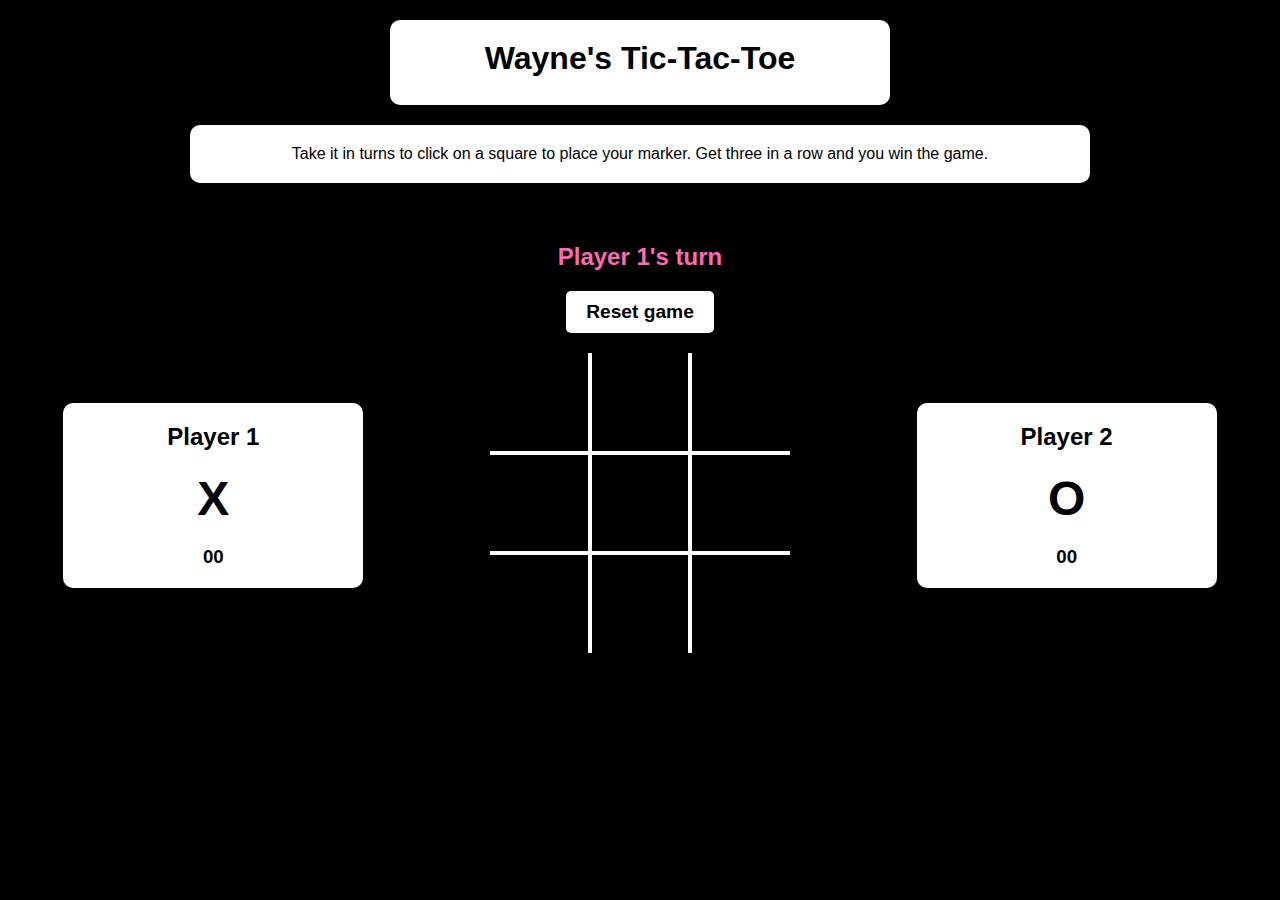
<file: index.html>
<!DOCTYPE html>
<html lang="en">

<head>
    <meta charset="UTF-8">
    <meta http-equiv="X-UA-Compatible" content="IE=edge">
    <meta name="viewport" content="width=device-width, initial-scale=1.0">
    <link rel="stylesheet" href="ttt_style.css">
    <title>Tic Tac Toe by WK</title>
</head>

<body>
    <h1>Wayne's Tic-Tac-Toe</h1>
    <p class="intro">Take it in turns to click on a square to place your marker. Get three in a row and you win the game.</p>
    <div class="main-content">
        <div class="player1">
            <h2>Player 1</h2>
            <p class="marker">X</p>
            <div class="score">
                <h3 class="scoreOne">00</h3>
            </div>
        </div>
        <div class="board">
            <div class="turn">Player 1's turn</div>
            <button onclick="resetGame()" class="reset">Reset game</button>
            <section class="gameboard">
                <div class="square" id="square-0"></div>
                <div class="square" id="square-1"></div>
                <div class="square" id="square-2"></div>
                <div class="square" id="square-3"></div>
                <div class="square" id="square-4"></div>
                <div class="square" id="square-5"></div>
                <div class="square" id="square-6"></div>
                <div class="square" id="square-7"></div>
                <div class="square" id="square-8"></div>
            </section>
            <div class ="result">Player 1 Wins</div>
            
        </div>
        <div class="player2">
            <h2>Player 2</h2>
            <p class ="marker">O</p>
            <div class="score">
                <h3 class="scoreTwo">00</h3>
            </div>
        </div>
    </div>
    <script src="ttt_script.js"></script>
</body>

</html>
</file>
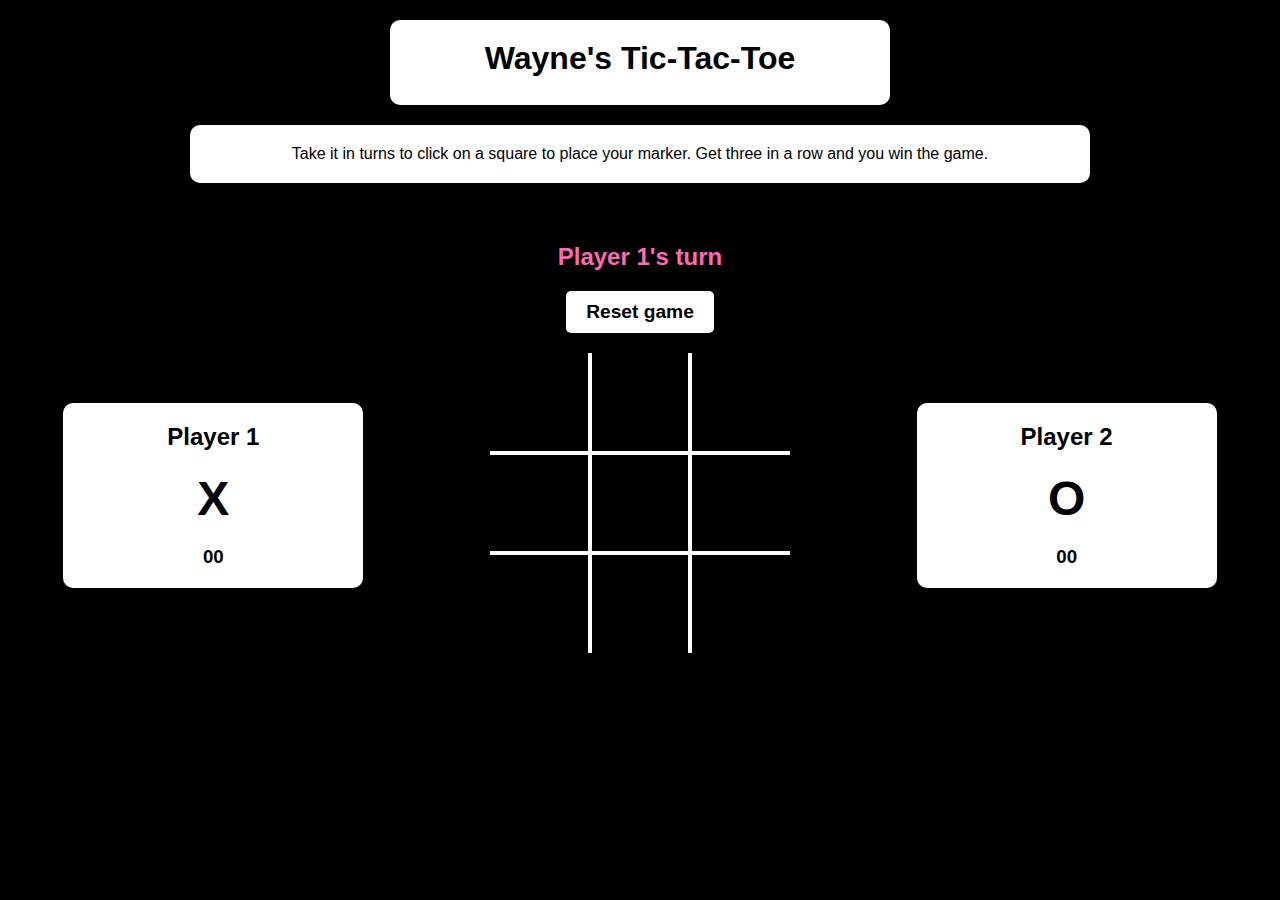
<file: tictactoe.html>
<!DOCTYPE html>
<html lang="en">

<head>
    <meta charset="UTF-8">
    <meta http-equiv="X-UA-Compatible" content="IE=edge">
    <meta name="viewport" content="width=device-width, initial-scale=1.0">
    <link rel="stylesheet" href="ttt_style.css">
    <title>Tic Tac Toe by WK</title>
</head>

<body>
    <h1>Wayne's Tic-Tac-Toe</h1>
    <p class="intro">Take it in turns to click on a square to place your marker. Get three in a row and you win the game.</p>
    <div class="main-content">
        <div class="player1">
            <h2>Player 1</h2>
            <p class="marker">X</p>
            <div class="scoreOne">
                <h3 class="score js-score">00</h3>
            </div>
        </div>
        <div class="board">

            <div class="turn">Player 1's turn</div>
            <button onclick="resetGame()" class="reset">Reset game</button>
            <section class="gameboard">
                <div class="square" id="square-0"></div>
                <div class="square" id="square-1"></div>
                <div class="square" id="square-2"></div>
                <div class="square" id="square-3"></div>
                <div class="square" id="square-4"></div>
                <div class="square" id="square-5"></div>
                <div class="square" id="square-6"></div>
                <div class="square" id="square-7"></div>
                <div class="square" id="square-8"></div>
            </section>
            <div class ="result">Player 1 Wins</div>
            
        </div>
        <div class="player2">
            <h2>Player 2</h2>
            <p class ="marker">O</p>
            <div class="scoreOne">
                <h3 class="score js-score">00</h3>
            </div>
        </div>
    </div>
    <script src="ttt_script.js"></script>
</body>

</html>
</file>
<file: ttt_style.css>
* {
    padding: 0;
    margin: 0;
    box-sizing: border-box;
    font-family:Verdana, Geneva, Tahoma, sans-serif;
    text-align: center;
}
body {
    /* background-image: url("https://i.imgur.com/D9WO68yh.jpg");
    background-repeat: no-repeat;
    background-size: cover; */
    background-color: black;
}
h1 {
    margin: 20px auto;
    background: white;
    padding: 20px;
    width: 500px;
    height: 85px;
    text-align: center;
    border-radius: 10px;
}
.intro {
    margin: 20px auto;
    background: white;
    padding: 20px;
    width: 900px;
    text-align: center;
    border-radius: 10px;
}
.main-content {
    display: flex;
    flex-wrap: wrap;
    /* width: 350px; */
    margin: 0 auto;
    border-radius: 10px;

}
.player1, .player2 {
    margin: 200px auto;
    padding: 20px;
    background-color: white;
    border-radius: 10px;
    display: flex;
    align-items: center;
    width: 300px;
    flex-direction: column;
    height: fit-content;
}
.marker {
    margin: 20px auto;
    font-size: 48px;
    font-weight: bold;
    color: black;

}

/* creating the game board */
.gameboard {
    display: grid;
    position: relative;
    grid-template-areas:
        "square-0 square-1 square-2"
        "square-3 square-4 square-5"
        "square-6 square-7 square-8";
    width: 300px;
    height: 300px;
    /* border: black solid 5px; */
    grid-template-columns: 1fr 1fr 1fr;
    grid-template-rows: 1fr 1fr 1fr;
    /* background-color: #9e79ee; */
    margin: 10px auto;
}
.board {
    margin: 40px auto;
}
.square {
    width: 100px;
    height: 100px;
    border: white solid 2px;
    display: flex;
    justify-content: center;
    align-items: center;
    font-size: 48px;
    color: white;
}
#square-0  {
    grid-area: square-0;
    border-top: 0;
    border-left: 0;
}
#square-1 {
    grid-area: square-1;
    border-top: 0;
}
#square-2  {
    grid-area: square-2;
    border-top: 0;
    border-right: 0;
}
#square-3 {
    grid-area: square-3;
    border-left: 0;
}
#square-4  {
    grid-area: square-4;
}
#square-5  {
    grid-area: square-5;
    border-right: 0;
}
#square-6  {
    grid-area: square-6;
    border-left: 0;
    border-bottom: 0;
}
#square-7  {
    grid-area: square-7;
    border-bottom: 0;
}
#square-8  {
    grid-area: square-8;
    border-bottom: 0;
    border-right: 0;
}

.turn {
    color: hotpink;
    font-size: 1.5rem;
    font-weight: bold;
    margin: 0 0 10px 0;
  }

  .reset {
    background-color: white;
    color: black;
    border: none;
    border-radius: 5px;
    padding: 10px 20px;
    font-size: 1.2rem;
    font-weight: bold;
    cursor: pointer;
    margin: 10px 0;

  }

  .result {
    position: relative;
    display: flex;
    top: -320px;
    display: none;
    align-items: center;
    justify-content: center;
    /* background: #ffffff; */
    background-image: url("Tic-Tac-Toe-Cat-Loses.gif");
    color: white;
    font-size: 2.5rem;
    /* font-weight: bold; */
    /* opacity: 0.7; */
    width: 202px;
    height: 360px;
    padding: 20px;
    margin: auto;
    text-align: center;
  }
</file>
